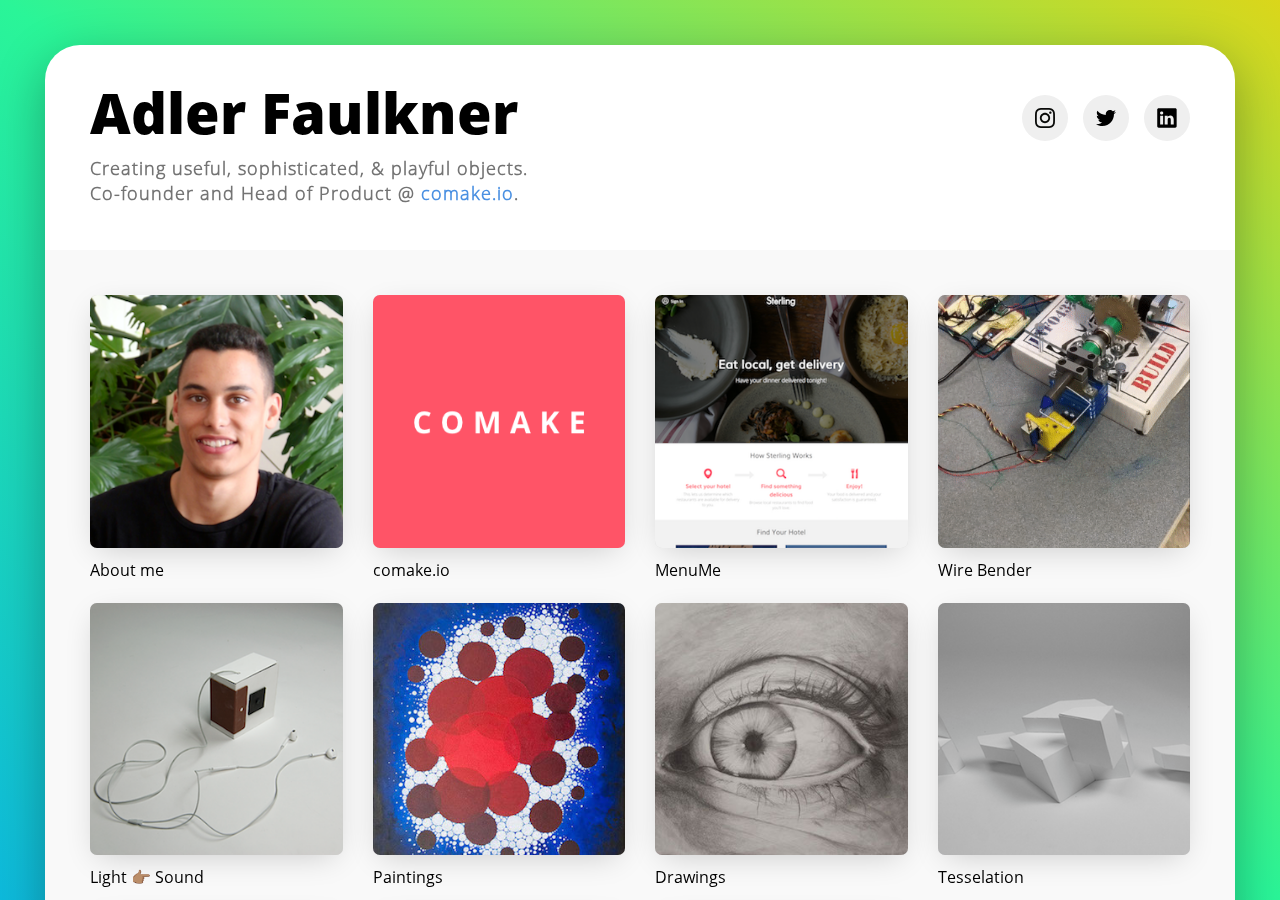
<file: index.html>
<!DOCTYPE html PUBLIC>
<html>
<head>
<meta http-equiv="Content-Type" content="text/html; charset=UTF-8" />
<meta name="viewport" content="width=device-width, initial-scale=1.0">
<title>Adler Faulkner</title>

<script src="https://ajax.googleapis.com/ajax/libs/jquery/3.3.1/jquery.min.js"></script>
<script src='main.js'></script>
<link rel='stylesheet' href='main.css' />

</head>
<body>

  <div class='card-scroll-wrapper' id='main-card'>
    <div class='card-padding-wrapper'>
      <div class='card'>
        <div class='card-header main-card-header'>
          <div class='main-card-header-text'>
            <h1>Adler Faulkner</h1>
            <h3>Creating useful, sophisticated, & playful objects.</br>Co-founder and Head of Product @ <a target='_blank' href='https://comake.io/'>comake.io</a>.</h3>
          </div>
          <div class='main-card-header-links'>
            <a target='_blank' href='https://www.instagram.com/thefozdog/'><img src='img/instagram.svg'></a>
            <a target='_blank' href='https://twitter.com/adlerfaulkner'><img src='img/twitter.svg'></a>
            <a target='_blank' href='https://www.linkedin.com/in/adler-faulkner-14320888/'><img src='img/linkedin.svg'></a>
          </div>
        </div>
        <div class='card-body'></div>
        <div class='project-container template'>
          <div class='image-wrapper'><img></div>
          <p></p>
        </div>
      </div>
    </div>
  </div>

  <div class='card-scroll-wrapper template project-card'>
    <div class='card-padding-wrapper'>
      <div class='card'>
        <div class='card-header'>
          <h1></h1>
          <h3></h3>
          <div class='close-button'><img class='close-button-icon' src='img/close-button.svg'></div>
        </div>
        <div class='card-body'></div>
      </div>
    </div>
  </div>

  <div class='card-scroll-wrapper template image-card'>
    <div class='card-padding-wrapper'>
      <div class='card'>
        <div class='close-button'><img class='close-button-icon' src='img/close-button.svg'></div>
        <img class='large-image'>
        <p></p>
      </div>
    </div>
  </div>

</body>
</html>
</file>
<file: main.css>
html, body {
  padding: 0;
  margin: 0;
}

* {
	-webkit-font-smoothing: antialiased;
	-webkit-box-sizing: border-box; /* Safari/Chrome, other WebKit */
	-moz-box-sizing: border-box; /* Firefox, other Gecko */
	box-sizing: border-box; /* Opera/IE 8+ */
}
a {
  text-decoration: none;
  color: #4A90E2;
}
a:hover {
  color: #2A5280;
  border-bottom: 1px solid #315F94;
}
.template {
  display: none !important;
}

@font-face {
  font-family: openSansExtraBold;
  src: url('fonts/OpenSans-ExtraBold.ttf');
}
@font-face {
  font-family: openSansBold;
  src: url('fonts/OpenSans-Bold.ttf');
}
@font-face {
  font-family: openSansSemiBold;
  src: url('fonts/OpenSans-SemiBold.ttf');
}
@font-face {
  font-family: openSansRegular;
  src: url('fonts/OpenSans-Regular.ttf');
}
@font-face {
  font-family: openSansLight;
  src: url('fonts/OpenSans-Light.ttf');
}

@-webkit-keyframes gradientAnimation {
    0%{background-position:0% 50%}
    50%{background-position:100% 50%}
    100%{background-position:0% 50%}
}
@-moz-keyframes gradientAnimation {
    0%{background-position:0% 50%}
    50%{background-position:100% 50%}
    100%{background-position:0% 50%}
}
@keyframes gradientAnimation {
    0%{background-position:0% 50%}
    50%{background-position:100% 50%}
    100%{background-position:0% 50%}
}

body {
  background-size: 600% 600%;
  background-image: -webkit-repeating-linear-gradient(to top right, #2AF598, #FED001, #FC00FF, #B721FF, #08AEEA, #2AF598, #FED001,#FC00FF, #B721FF, #08AEEA, #2AF598);
  background-image: -moz-repeating-linear-gradient(to top right, #2AF598, #FED001, #FC00FF, #B721FF, #08AEEA, #2AF598, #FED001, #FC00FF, #B721FF, #08AEEA, #2AF598);
  background-image: -o-repeating-linear-gradient(to top right, #2AF598, #FED001, #FC00FF, #B721FF, #08AEEA, #2AF598, #FED001, #FC00FF, #B721FF, #08AEEA, #2AF598);
  background-image: repeating-linear-gradient(to top right, #2AF598, #FED001, #FC00FF, #B721FF, #08AEEA, #2AF598, #FED001, #FC00FF, #B721FF, #08AEEA, #2AF598);
  -webkit-animation: gradientAnimation 30s linear infinite;
  -moz-animation: gradientAnimation 30s linear infinite;
  animation: gradientAnimation 30s linear infinite;
}

.card-scroll-wrapper {
  position: absolute;
  left:0;
  top:0;
  width:100%;
  padding: 0;
  overflow-y: scroll;
  -webkit-overflow-scrolling: touch;
  height:100%;
}
#main-card .card-padding-wrapper {
  left:0;
  right:0;
  margin: 0 auto;
  padding: 45px;
  opacity: 1;
}
#main-card .card {
  -webkit-border-radius: 35px;
  -moz-border-radius: 35px;
  -ms-border-radius: 35px;
  border-radius: 35px;
}
.card-padding-wrapper {
  position: relative;
  max-width: 1300px;
  margin:0;
  opacity: 0;
  -webkit-transform : scale(1);
  -moz-transform    : scale(1);
  -ms-transform     : scale(1);
  -o-transform      : scale(1);
  transform         : scale(1);
  -webkit-filter : blur(0px);
  filter: blur(0px);
  -webkit-transition: all 300ms ease-in;
  -moz-transition:  all 300ms ease-in;
  -ms-transition:  all 300ms ease-in;
  -o-transition: all 300ms ease-in;
  transition: all 300ms ease-in;
}
.card {
  position: relative;
  background-color: white;
  -webkit-box-shadow: 0 15px 50px rgba(0, 0, 0, 0.3);
  -moz-box-shadow: 0 15px 50px rgba(0, 0, 0, 0.3);
  box-shadow: 0 15px 50px rgba(0, 0, 0, 0.3);
  /* min-height: 100%;  */
  margin-bottom: 45px;
  overflow: hidden;
  -webkit-transition: all 300ms ease-in;
  -moz-transition:  all 300ms ease-in;
  -ms-transition:  all 300ms ease-in;
  -o-transition: all 300ms ease-in;
  transition: all 300ms ease-in;
}
.image-card .card {
  padding-top:70px !important;
  padding:45px;
  display: -webkit-box;
  display: -moz-box;
  display: -ms-flexbox;
  display: -webkit-flex;
  display: flex;
  -webkit-box-align: center;
  -moz-box-align: center;
  -ms-flex-align: center;
 	-webkit-align-items: center;
 	align-items: center;
  -webkit-box-direction: normal;
  -webkit-flex-direction: column;
  -ms-flex-direction: column;
  flex-direction: column;
}
.image-card .large-image {
  max-width: 100%;
  /* -o-object-fit: contain;
  object-fit: contain;
  width:100%;
  height:100%; */
}
.card:after {
  background-color: transparent;
  -webkit-transition: background-color 300ms ease-in;
  -moz-transition:  background-color 300ms ease-in;
  -ms-transition:  background-color 300ms ease-in;
  -o-transition: background-color 300ms ease-in;
  transition: background-color 300ms ease-in;
}

.card-header {
  padding:45px;
}
.main-card-header {
  display: -webkit-box;
  display: -moz-box;
  display: -ms-flexbox;
  display: -webkit-flex;
  display: flex;
  -webkit-box-pack: space-between;
	-moz-box-pack: space-between;
	-ms-flex-pack: space-between;
 	-webkit-justify-content: space-between;
	justify-content: space-between;
}
.main-card-header-text {

}
.main-card-header-links {
  display: -webkit-box;
  display: -moz-box;
  display: -ms-flexbox;
  display: -webkit-flex;
  display: flex;
  margin-top: 5px;
}
.main-card-header-links a {
  display: -webkit-box;
  display: -moz-box;
  display: -ms-flexbox;
  display: -webkit-flex;
  display: flex;
  -webkit-box-align: center;
  -moz-box-align: center;
  -ms-flex-align: center;
 	-webkit-align-items: center;
 	align-items: center;
  -webkit-box-pack: center;
	-moz-box-pack: center;
	-ms-flex-pack: center;
 	-webkit-justify-content: center;
	justify-content: center;
  background-color: #EFEFEF;
  -webkit-transition: -webkit-transform 100ms ease-in;
  -moz-transition: -moz-transform 100ms ease-in;
  -ms-transition: -ms-transform 100ms ease-in;
  -o-transition: -o-transform 100ms ease-in;
  transition: transform 100ms ease-in;
  -webkit-transform: scale(1);
  -ms-transform: scale(1);
  -moz-transform: scale(1);
  transform: scale(1);
  height:46px;
  width:46px;
  margin-left:15px;
  -webkit-border-radius: 23px;
  -moz-border-radius: 23px;
  -ms-border-radius: 23px;
  border-radius: 23px;
}
.main-card-header-links a:hover {
  background-color: #DEDEDE;
  -webkit-transform: scale(1.07);
  -ms-transform: scale(1.07);
  -moz-transform: scale(1.07);
  transform: scale(1.07);
  border: none !important;
}
.main-card-header-links a img {
  height:20px;
  width:20px;
}
h1 {
  font-family: openSansExtraBold;
  font-size: 3.5em;
  margin:0;
  line-height: 0.8em;
  color: black;
}
h3 {
  letter-spacing: 1px;
  font-family: openSansLight;
  margin:0;
  margin-top: 1.2em;
  font-size: 1.1em;
  line-height: 1.4em;
  color:#737373;
}
.card-body p {
  font-family: openSansRegular;
  color:black;
  font-size: 1.5em;
  line-height: 1.5em;
}
.image-card p {
  font-family: openSansRegular;
  color:black;
  font-size: 1em;
  margin-bottom: 0;
}
.card-body {
  background-color: #f9f9f9;
  padding: 45px 45px;
  /* min-height: 100%; */
}
#main-card .card-body {
  display: grid;
  grid-template-columns: repeat(auto-fill,minmax(260px, 1fr));
  padding: 30px 30px;
}

.project-container {
  opacity: 0;
  -webkit-transition: opacity 300ms ease-in;
  -moz-transition: opacity 300ms ease-in;
  -ms-transition: opacity 300ms ease-in;
  -o-transition: opacity 300ms ease-in;
  transition: opacity 300ms ease-in;
  position: relative;
  margin:15px 15px 40px 15px;
}
.project-container::before, .grid-image-container::before {
  content: '';
  display: block;
  padding-top: 100%;
}
.project-container:hover {
  cursor: pointer;
}
.project-container .image-wrapper {
  position: absolute;
  top: 0;
  left: 0;
  height: 100%;
  width: 100%;
  -webkit-border-radius: 7px;
  -moz-border-radius: 7px;
  -ms-border-radius: 7px;
  border-radius: 7px;
  overflow: hidden;
  -webkit-transition: -webkit-box-shadow 100ms ease-in;
  -moz-transition: -moz-box-shadow 100ms ease-in;
  -ms-transition: -ms-box-shadow 100ms ease-in;
  -o-transition: -o-box-shadow 100ms ease-in;
  transition: box-shadow 100ms ease-in;
  -webkit-box-shadow: 0px 8px 30px -8px rgba(0,0,0,0.2);
	-moz-box-shadow: 0px 8px 30px -8px rgba(0,0,0,0.2);
	box-shadow: 0px 8px 30px -8px rgba(0,0,0,0.2);
}
.project-container:hover .image-wrapper {
  -webkit-box-shadow: 0px 9px 35px -9px rgba(0,0,0,0.3);
	-moz-box-shadow: 0px 9px 35px -9px rgba(0,0,0,0.3);
	box-shadow: 0px 9px 35px -9px rgba(0,0,0,0.3);
}
.project-container img {
  -o-object-fit: cover;
  object-fit: cover;
  height:100%;
  width:100%;
  background-color: #D8D8D8;
}
.project-container p {
  position: absolute;
  top:100%;
  font-family: openSansRegular;
  color:black;
  margin:0;
  font-size: 1em !important;
  padding-top: 10px;
}
.project-container:hover p {
  border-bottom: 1px solid black;
}
.card-padding-wrapper.darken .card:after {
  content: "";
  position: absolute;
  left:0;
  top:0;
  width:100%;
  height:100%;
  background-color: rgba(0,0,0,0.1);
}
.card-padding-wrapper.double-darken .card:after {
  background-color: rgba(0,0,0,0.25);
}
.close-button {
  position: absolute;
  right:30px;
  top:30px;
  display: -webkit-box;
  display: -moz-box;
  display: -ms-flexbox;
  display: -webkit-flex;
  display: flex;
  -webkit-box-align: center;
  -moz-box-align: center;
  -ms-flex-align: center;
 	-webkit-align-items: center;
 	align-items: center;
  -webkit-box-pack: center;
	-moz-box-pack: center;
	-ms-flex-pack: center;
 	-webkit-justify-content: center;
	justify-content: center;
  background-color: #EFEFEF;
  -webkit-transition: -webkit-transform 100ms ease-in;
  -moz-transition: -moz-transform 100ms ease-in;
  -ms-transition: -ms-transform 100ms ease-in;
  -o-transition: -o-transform 100ms ease-in;
  transition: transform 100ms ease-in;
  -webkit-transform: scale(1);
  -ms-transform: scale(1);
  -moz-transform: scale(1);
  transform: scale(1);
  height:46px;
  width:46px;
  margin-left:15px;
  -webkit-border-radius: 23px;
  -moz-border-radius: 23px;
  -ms-border-radius: 23px;
  border-radius: 23px;
}
.close-button:hover {
  cursor: pointer;
  background-color: #DEDEDE;
  -webkit-transform: scale(1.07);
  -ms-transform: scale(1.07);
  -moz-transform: scale(1.07);
  transform: scale(1.07);
  border: none !important;
}
.grid-image-wrapper {
  width:100%;
  display: grid;
  grid-template-columns: repeat(auto-fill,minmax(260px, 1fr));
}
.grid-image-container {
  position: relative;
  margin:15px;
}
.grid-image-container img {
  -o-object-fit: contain;
  object-fit: contain;
  height:100%;
  width:100%;
  position: absolute;
  left: 0;
  top: 0;
  -webkit-transition: -webkit-transform 200ms ease-in;
  -moz-transition: -moz-transform 200ms ease-in;
  -ms-transition: -ms-transform 200ms ease-in;
  -o-transition: -o-transform 200ms ease-in;
  transition: transform 200ms ease-in;
  -webkit-transform: scale(1);
  -ms-transform: scale(1);
  -moz-transform: scale(1);
  transform: scale(1);
  /* background-color: #D8D8D8; */
}
.grid-image-container img:hover {
  cursor: pointer;
  -webkit-transform: scale(1.05);
  -ms-transform: scale(1.05);
  -moz-transform: scale(1.05);
  transform: scale(1.05);
}
@media only screen and (max-width: 800px ) {
  .card-padding-wrapper {
    padding: 30px !important;
  }
  #main-card .card {
    -webkit-border-radius: 25px;
    -moz-border-radius: 25px;
    -ms-border-radius: 25px;
    border-radius: 25px;
  }
  h1 {
    font-size: 2.1em;
  }
  h3 {
    font-size: 1em;
  }
  .card-body p {
    font-size: 1.2em;
  }
  .card-body {
    padding:30px;
  }
  #main-card .card-body {
    padding: 15px 15px 20px 15px;
  }
  .card-header {
    padding:30px;
  }
  .close-button {
    right:25px;
    top:25px;
  }
  .image-card .card {
    padding:30px;
  }
}
@media only screen and (max-width: 600px ) {
  .card-padding-wrapper {
    padding: 20px !important;
  }
  #main-card .card {
    -webkit-border-radius: 15px;
    -moz-border-radius: 15px;
    -ms-border-radius: 15px;
    border-radius: 15px;
  }
  .main-card-header {
    -webkit-box-orient:vertical;
		-ms-box-orient:vertical;
		-moz-box-orient:vertical;
		box-orient:vertical;
		-webkit-box-direction: normal;
    -webkit-flex-direction: column;
    -ms-flex-direction: column;
		flex-direction: column;
  }
  h1 {
    font-size: 1.8em;
    line-height: 1.4em;
  }
  h3 {
    letter-spacing: 0px;
    font-size: 1em;
  }
  .card-body p {
    font-size: 1em;
  }
  .project-container p {
    font-size: 1em !important;
  }
  .project-container {
    margin-bottom:60px;
  }
  .main-card-header-text {
    margin-bottom: 15px;
  }
  .main-card-header-links a {
    margin-left: 0 !important;
    margin-right: 15px;
  }
  .card-body {
    padding:20px;
  }
  #main-card .card-body {
    padding: 5px 5px 15px 5px;
  }
  .grid-image-container {
    margin: 10px 0px;
  }
  .card-header {
    padding:20px;
  }
  .close-button {
    right:15px;
    top:15px;
  }
  .image-card .card {
    padding:15px;
  }
}
</file>
